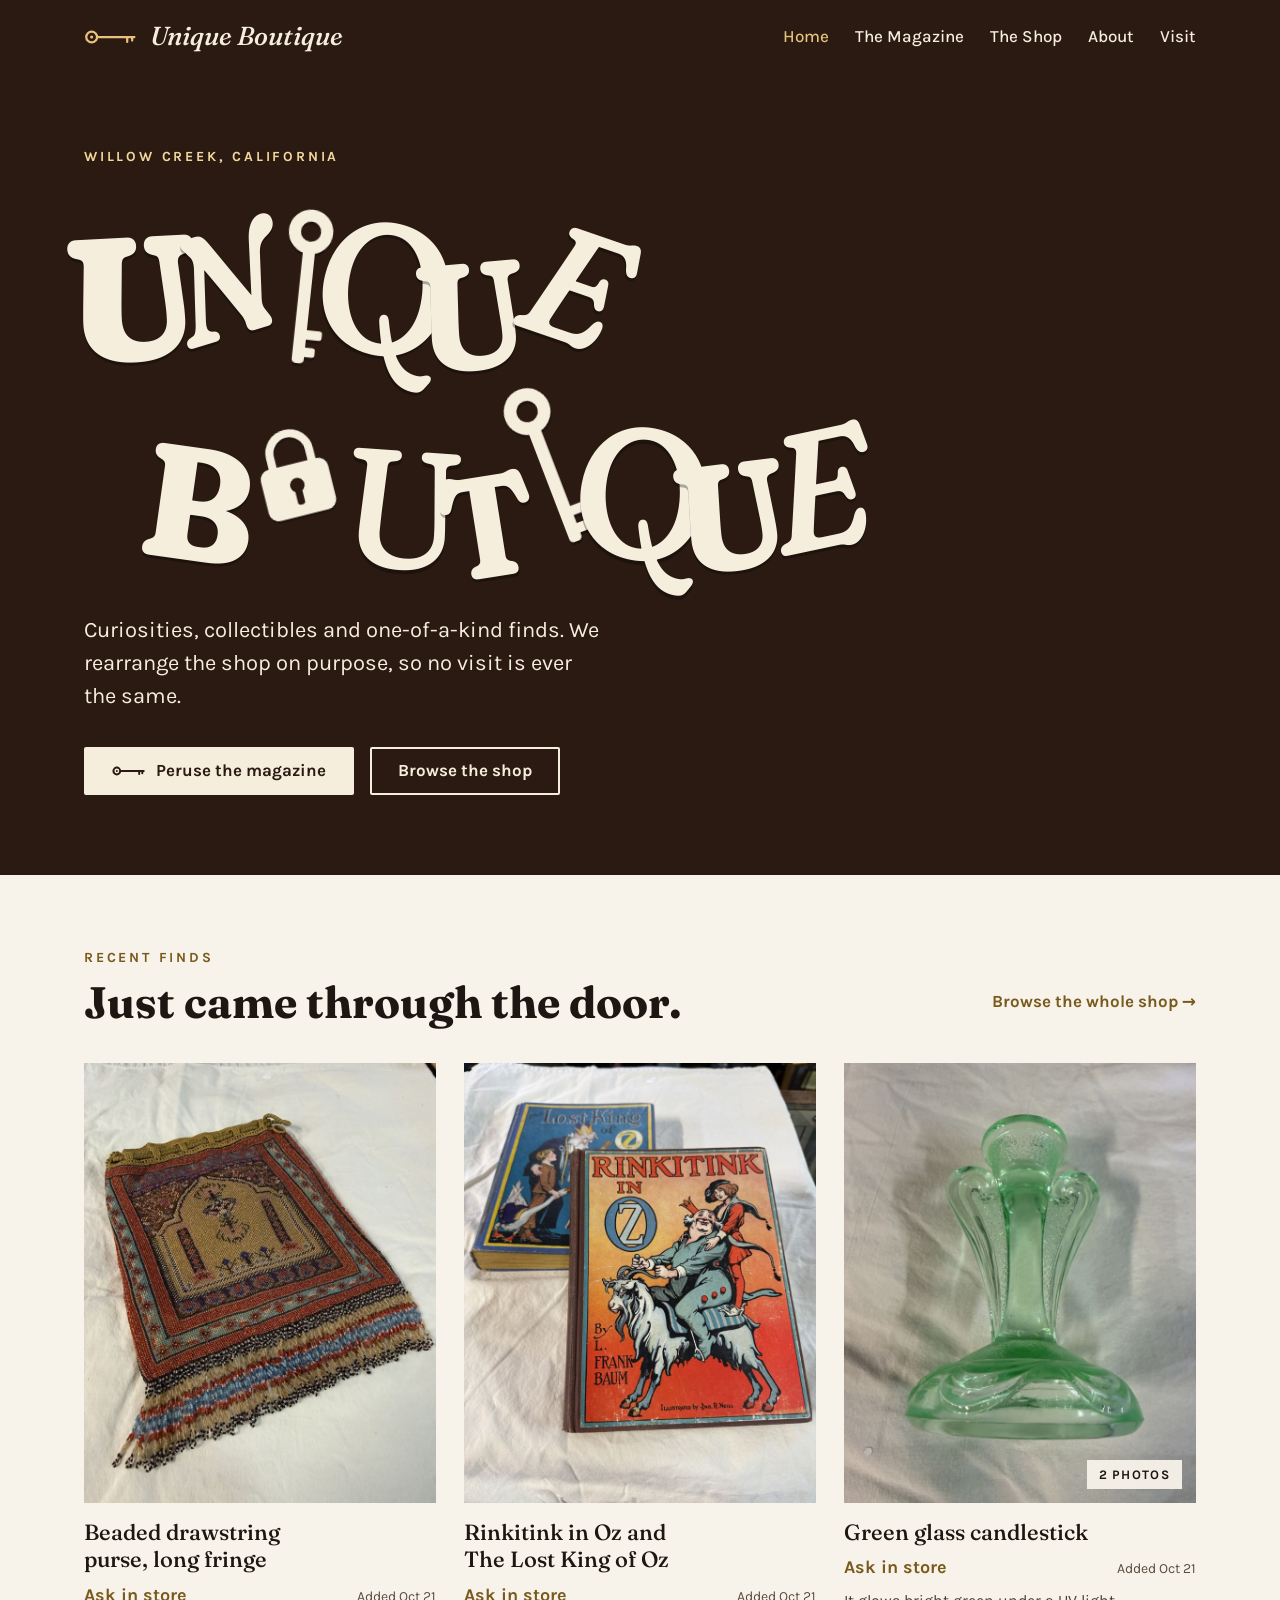
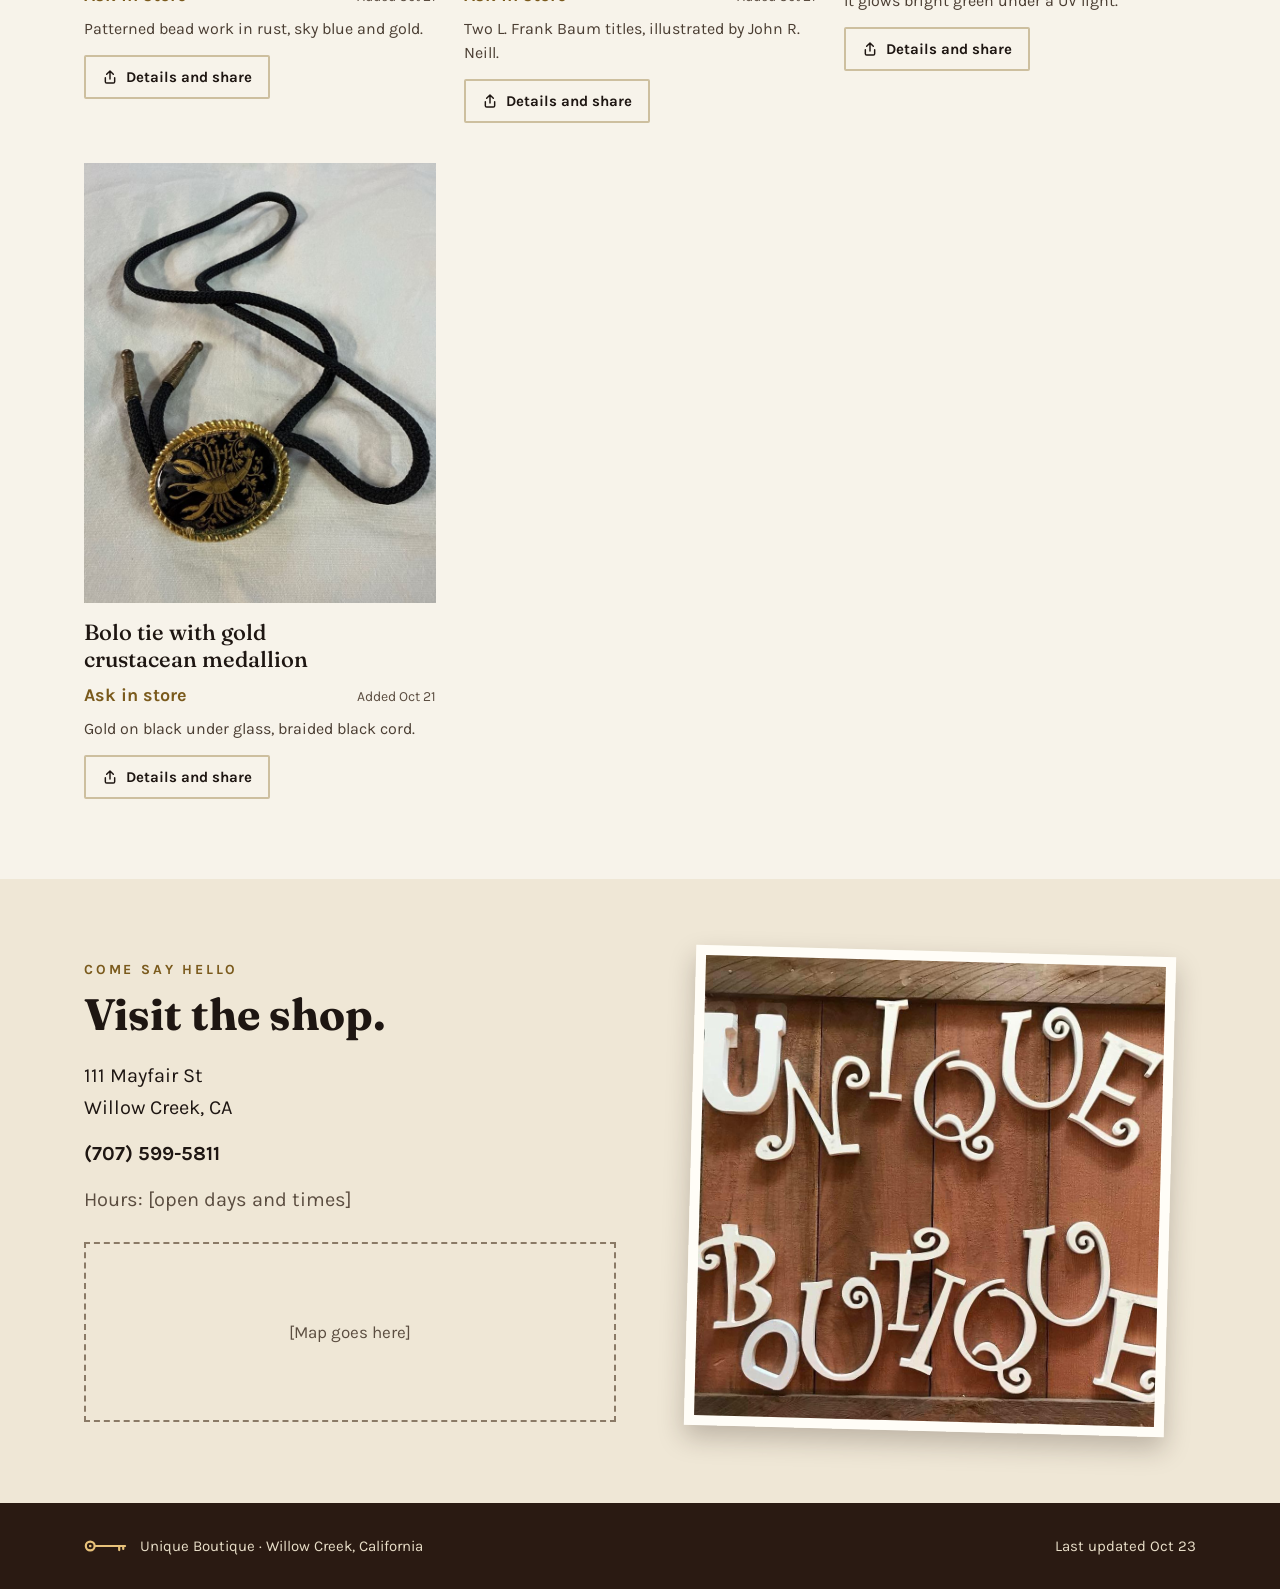
<file: index.html>
<!doctype html>
<html lang="en">
<head>
<meta charset="utf-8">
<meta name="viewport" content="width=device-width,initial-scale=1,viewport-fit=cover">
<title>Unique Boutique</title>
<link href="https://fonts.googleapis.com/css2?family=Fraunces:ital,opsz,wght,SOFT,WONK@0,9..144,100..900,0..100,0..1;1,9..144,100..900,0..100,0..1&family=Karla:wght@400;500;700&display=swap" rel="stylesheet">
<link rel="stylesheet" href="site.css">

</head>
<body>
<div id="hdr"></div>

<section class="planks">
  <div class="wrap hero">
    <div class="copy">
      <div class="eyebrow">Willow Creek, California</div>
      <h1 aria-label="Unique Boutique"><span class="row" data-q="UNIQUE" data-icons aria-hidden="true">UNIQUE</span><span class="row" data-q="BOUTIQUE" data-icons aria-hidden="true">BOUTIQUE</span></h1>
      <p class="lede">Curiosities, collectibles and one-of-a-kind finds. We rearrange the shop on purpose, so no visit is ever the same.</p>
      <div class="cta">
        <a class="btn" href="magazine.html" id="heroMag"></a>
        <a class="btn line" href="shop.html">Browse the shop</a>
      </div>
    </div>
  </div>
</section>

<section class="wrap band" style="padding-bottom:24px">
  <div class="sechead">
    <div><div class="eyebrow">Recent finds</div><h2>Just came through the door.</h2></div>
    <a class="link" href="shop.html">Browse the whole shop &rarr;</a>
  </div>
  <div class="grid" id="finds" style="margin-top:36px"></div>
</section>

<section class="sand" id="visit" style="margin-top:56px">
  <div class="wrap band visit">
    <div class="v1">
      <div class="eyebrow">Come say hello</div>
      <h2 style="margin-top:10px;font-size:clamp(32px,5vw,44px);line-height:1.1;font-weight:700">Visit the shop.</h2>
      <address id="addr"></address>
      <div class="mapbox">[Map goes here]</div>
    </div>
    <div class="v2"><img class="sign" src="img/sign.jpg" alt="The Unique Boutique sign: cream wooden letters set at jaunty angles on reclaimed wood"></div>
  </div>
</section>

<div id="ftr"></div>

<div class="veil" id="veil" hidden>
  <div class="dlg" role="dialog" aria-modal="true" aria-labelledby="dtitle">
    <button class="x" type="button" id="dclose" aria-label="Close">&times;</button>
    <div class="dl-img"><img id="dimg" alt=""><div class="thumbs" id="dthumbs"></div></div>
    <div class="dl-txt">
      <h2 id="dtitle"></h2>
      <p id="dprice" style="margin-top:10px;font-size:20px;font-weight:700"></p>
      <p id="dnote" style="margin-top:10px;color:#4a3d32"></p>
      <p id="dsold" class="muted" style="margin-top:10px" hidden>This one has sold. Ask us what else has come in.</p>
      <div style="margin-top:20px"><label for="dcap" style="font-weight:700">Facebook caption</label><textarea id="dcap" readonly></textarea></div>
      <div style="margin-top:12px;display:flex;flex-wrap:wrap;gap:12px"><button class="btn dark" type="button" id="dcopy">Copy caption</button><a class="btn line" id="dcall" href="#">Call the shop</a></div>
      <p class="muted" style="margin-top:12px;font-size:15px" id="dtel"></p>
    </div>
  </div>
</div>

<script src="site.js"></script>
<script>
UB.chrome('home');
document.getElementById('heroMag').innerHTML = UB.KEY(34, '#2a1a12', 7) + ' Peruse the magazine';
document.getElementById('addr').innerHTML = UB.esc(UB.SITE.addr1) + '<br>' + UB.esc(UB.SITE.addr2) +
  '<div style="margin-top:14px;font-weight:700">' + UB.esc(UB.SITE.phone) + '</div><div class="muted" style="margin-top:14px">Hours: ' + UB.esc(UB.SITE.hours) + '</div>';

const veil = document.getElementById('veil'); let cur = null, lastFocus = null;
function openItem(d) {
  cur = d; lastFocus = document.activeElement;
  document.getElementById('dtitle').textContent = d.title;
  document.getElementById('dprice').textContent = UB.priceText(d);
  document.getElementById('dnote').textContent = d.note || '';
  document.getElementById('dsold').hidden = d.status !== 'sold';
  document.getElementById('dcap').value = UB.caption(d);
  document.getElementById('dtel').textContent = UB.SITE.phone;
  const pics = [UB.src(d), UB.src2(d)].filter(Boolean), im = document.getElementById('dimg'), th = document.getElementById('dthumbs');
  im.src = pics[0]; im.alt = d.title; th.innerHTML = '';
  if (pics.length > 1) pics.forEach((p, i) => { const b = document.createElement('button'); b.type = 'button'; b.setAttribute('aria-label', 'Photo ' + (i + 1)); b.setAttribute('aria-current', i === 0 ? 'true' : 'false'); b.innerHTML = '<img alt="">'; b.firstChild.src = p; b.onclick = () => { im.src = p; th.querySelectorAll('button').forEach((x) => x.setAttribute('aria-current', 'false')); b.setAttribute('aria-current', 'true'); }; th.appendChild(b); });
  veil.hidden = false; document.getElementById('dclose').focus();
}
function closeItem() { veil.hidden = true; if (lastFocus) lastFocus.focus(); }
document.getElementById('dclose').onclick = closeItem;
veil.addEventListener('click', (e) => { if (e.target === veil) closeItem(); });
document.addEventListener('keydown', (e) => { if (e.key === 'Escape' && !veil.hidden) closeItem(); });
document.getElementById('dcopy').onclick = () => UB.copy(document.getElementById('dcap').value, document.getElementById('dcap'));
document.getElementById('dcall').onclick = (e) => { e.preventDefault(); UB.toast('Call ' + UB.SITE.phone); };

let docs = [];
UB.subscribe((list) => {
  docs = list;
  document.getElementById('finds').innerHTML = list.filter((d) => d.kind === 'item' && d.status !== 'sold').slice(0, 4).map((d) => UB.card(d)).join('');
});
document.addEventListener('click', (e) => { const b = e.target.closest('[data-open]'); if (!b) return; const d = docs.find((x) => x.id === b.getAttribute('data-open')); if (d) openItem(d); });
</script>
</body>
</html>
</file>
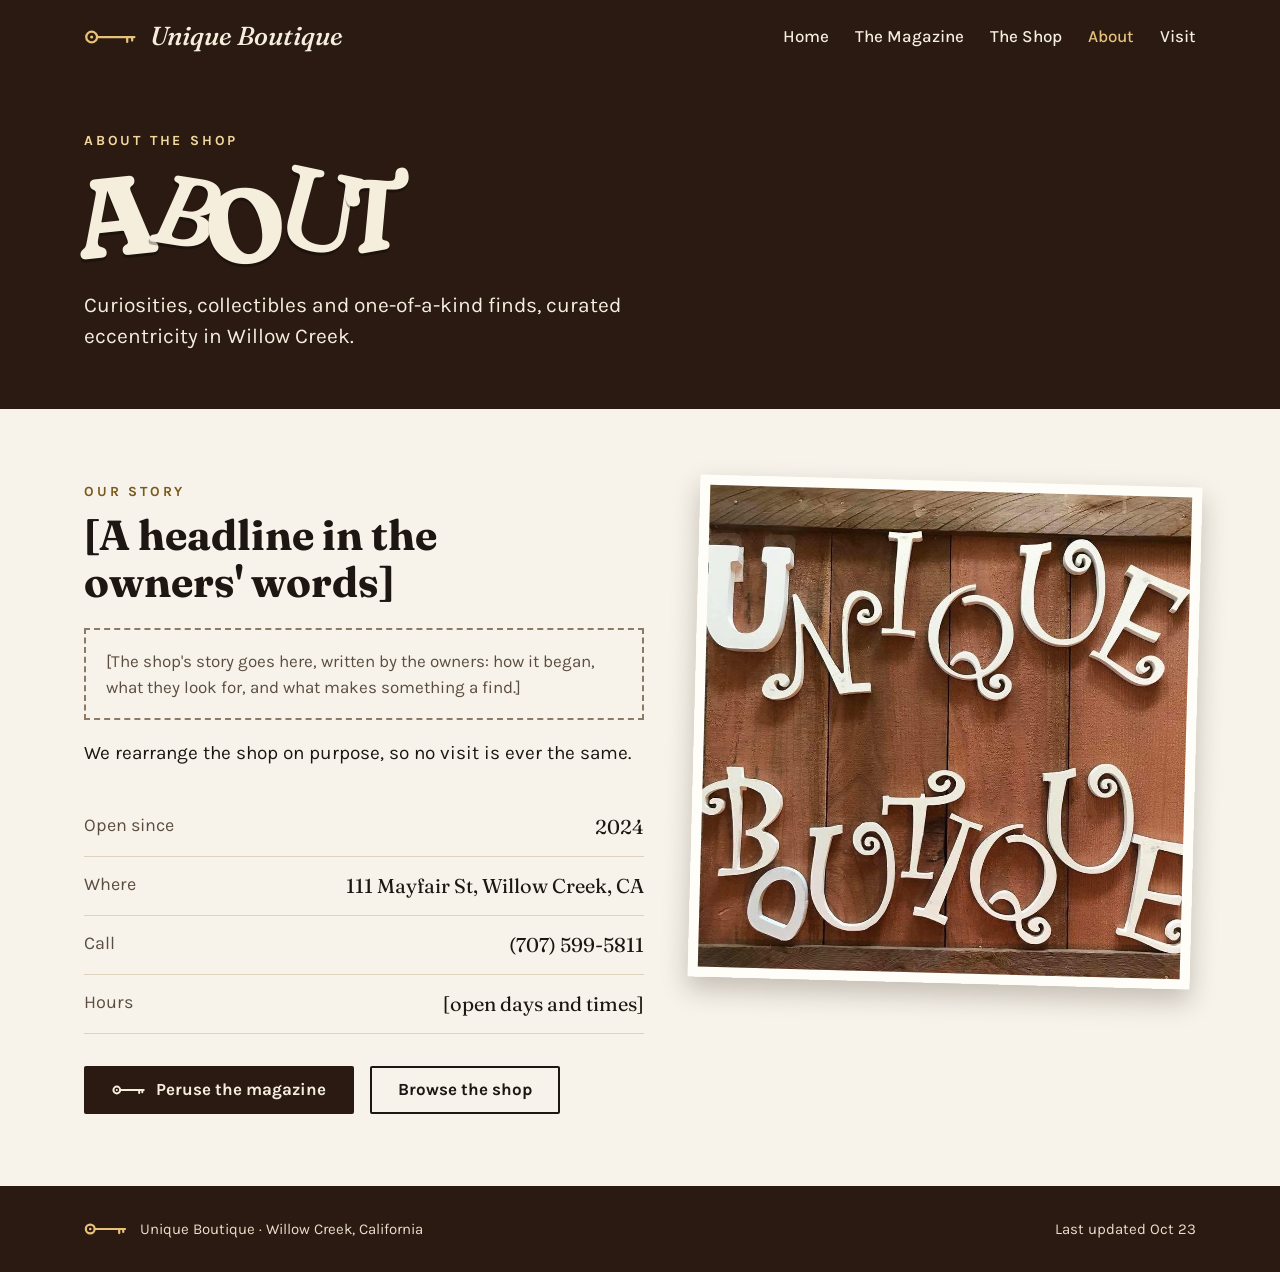
<file: about.html>
<!doctype html>
<html lang="en">
<head>
<meta charset="utf-8">
<meta name="viewport" content="width=device-width,initial-scale=1,viewport-fit=cover">
<title>About Unique Boutique</title>
<link href="https://fonts.googleapis.com/css2?family=Fraunces:ital,opsz,wght,SOFT,WONK@0,9..144,100..900,0..100,0..1;1,9..144,100..900,0..100,0..1&family=Karla:wght@400;500;700&display=swap" rel="stylesheet">
<link rel="stylesheet" href="site.css">
<style>
:root{padding-top:env(safe-area-inset-top,0px);padding-bottom:env(safe-area-inset-bottom,0px)}
.about{display:flex;flex-wrap:wrap;gap:48px;align-items:flex-start}
.about .tx{flex:1 1 420px;min-width:0}
.about .ph{flex:1 1 360px;min-width:0}
.about h2{font-size:clamp(30px,4.4vw,42px);line-height:1.12;font-weight:700}
.about p{margin-top:18px;font-size:19px;line-height:1.65;max-width:560px}
.holder{margin-top:22px;padding:18px 20px;border:2px dashed #8a7a66;color:var(--muted);font-size:17px;line-height:1.55;max-width:560px}
.facts{list-style:none;margin:28px 0 0;padding:0;display:grid;gap:0;max-width:560px}
.facts li{display:flex;justify-content:space-between;gap:16px;padding:14px 0;border-bottom:1px solid var(--line);font-size:18px}
.facts li span:first-child{color:var(--muted)}
.facts li span:last-child{font-family:var(--display);font-size:20px;text-align:right}
.about .sign{max-width:520px}
</style>
</head>
<body>
<div id="hdr"></div>

<section class="planks">
  <div class="wrap" style="padding-block:56px">
    <div class="eyebrow">About the shop</div>
    <h1 aria-label="About" style="margin-top:12px;font-size:clamp(52px,10vw,104px);line-height:1.05;font-weight:700;text-shadow:0 3px 0 rgba(0,0,0,.3)"><span data-q="ABOUT" aria-hidden="true">ABOUT</span></h1>
    <p style="margin-top:18px;font-size:21px;max-width:600px;line-height:1.5">Curiosities, collectibles and one-of-a-kind finds, curated eccentricity in Willow Creek.</p>
  </div>
</section>

<main class="wrap band">
  <div class="about">
    <div class="tx">
      <div class="eyebrow">Our story</div>
      <h2 style="margin-top:10px">[A headline in the owners' words]</h2>
      <div class="holder">[The shop's story goes here, written by the owners: how it began, what they look for, and what makes something a find.]</div>
      <p>We rearrange the shop on purpose, so no visit is ever the same.</p>
      <ul class="facts">
        <li><span>Open since</span><span>2024</span></li>
        <li><span>Where</span><span>111 Mayfair St, Willow Creek, CA</span></li>
        <li><span>Call</span><span id="tel"></span></li>
        <li><span>Hours</span><span id="hrs"></span></li>
      </ul>
      <div style="margin-top:32px;display:flex;flex-wrap:wrap;gap:16px">
        <a class="btn dark" href="magazine.html" id="mag"></a>
        <a class="btn line" href="shop.html" style="color:var(--ink)">Browse the shop</a>
      </div>
    </div>
    <div class="ph"><img class="sign" src="img/sign.jpg" alt="The Unique Boutique sign: cream wooden letters set at jaunty angles on reclaimed wood"></div>
  </div>
</main>

<div id="ftr"></div>
<script src="site.js"></script>
<script>
UB.chrome('about');
document.getElementById('tel').textContent = UB.SITE.phone;
document.getElementById('hrs').textContent = UB.SITE.hours;
document.getElementById('mag').innerHTML = UB.KEY(34, '#f5eedd', 7) + ' Peruse the magazine';
</script>
</body>
</html>
</file>
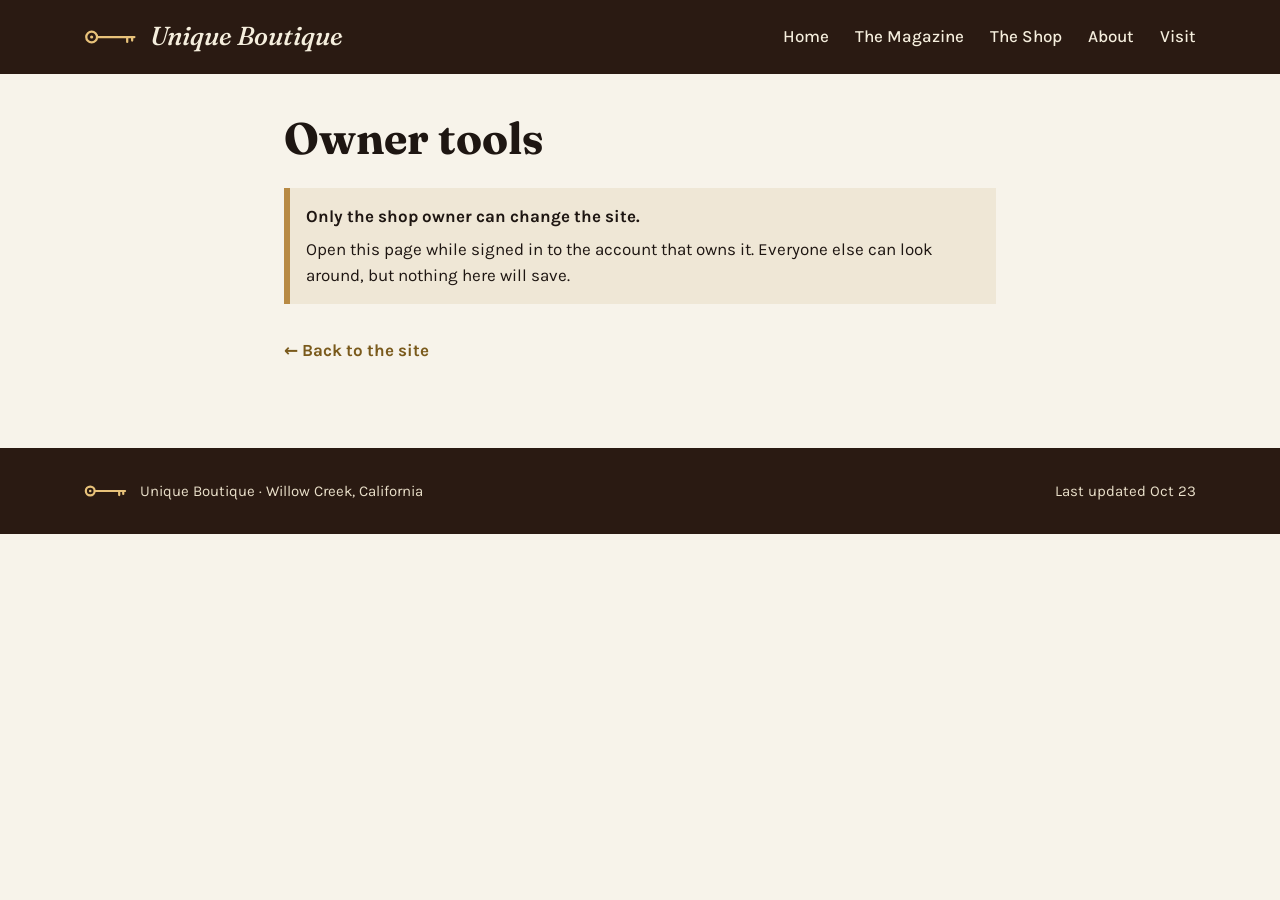
<file: owner.html>
<!doctype html>
<html lang="en">
<head>
<meta charset="utf-8">
<meta name="viewport" content="width=device-width,initial-scale=1,viewport-fit=cover">
<title>Unique Boutique Owner</title>
<link href="https://fonts.googleapis.com/css2?family=Fraunces:ital,opsz,wght,SOFT,WONK@0,9..144,100..900,0..100,0..1;1,9..144,100..900,0..100,0..1&family=Karla:wght@400;500;700&display=swap" rel="stylesheet">
<link rel="stylesheet" href="site.css">
<style>
:root{padding-top:env(safe-area-inset-top,0px);padding-bottom:env(safe-area-inset-bottom,0px)}
.own{max-width:760px;margin:0 auto;padding-block:40px 72px}
.own h1{font-size:clamp(32px,6vw,44px);line-height:1.1;font-weight:700}
.own h1:focus{outline:none}
.own .sub{margin-top:10px;font-size:19px;color:var(--ink2)}
.two{display:flex;flex-wrap:wrap;gap:20px;margin-top:32px}
.two .btn{flex:1 1 280px;min-height:96px;font-size:22px;flex-direction:column;gap:6px;background:var(--bark);color:var(--cream)}
.two .btn small{font-size:15px;font-weight:500;color:#e9dfc9}
.two .btn.alt{background:var(--brass);color:var(--bark)}
.two .btn.alt small{color:var(--bark)}
fieldset{border:0;margin:26px 0 0;padding:0}
legend,label.l{display:block;font-weight:700;font-size:18px;margin-bottom:8px}
.opts{display:flex;flex-wrap:wrap;gap:12px}
.opt{flex:1 1 220px;display:flex;align-items:center;gap:12px;min-height:56px;padding:0 16px;border:2px solid #cdbf9f;background:#fffdf7;cursor:pointer;font-weight:700}
.opt input{width:22px;height:22px;accent-color:#7a4328}
.opt:has(input:checked){border-color:var(--bark);background:var(--paper2)}
.field{margin-top:26px}
.in{width:100%;min-height:52px;padding:10px 14px;border:2px solid #cdbf9f;background:#fffdf7;color:var(--ink);font:inherit;font-size:18px}
textarea.in{min-height:110px}
.hint{margin-top:6px;font-size:15px;color:var(--muted)}
.pick{display:flex;flex-wrap:wrap;gap:16px;align-items:center}
.pick img{width:110px;height:110px;object-fit:cover;border:1px solid var(--line)}
input[type=file]{font:inherit;font-size:16px;max-width:100%}
.err{margin-top:20px;padding:12px 16px;background:#f6e1d8;border:2px solid #b4553a;color:#5c1f0f;font-weight:700}
.steps{display:flex;flex-wrap:wrap;gap:14px;margin-top:30px}
.pvwrap{margin-top:28px;display:flex;flex-wrap:wrap;gap:28px;align-items:flex-start}
.pvwrap .card{width:min(100%,320px)}
.sl{display:grid;gap:18px;margin-top:26px}
.row3{display:flex;flex-wrap:wrap;align-items:center;gap:16px;padding:14px;background:#fffdf7;border:1px solid var(--line)}
.row3 img{width:84px;height:84px;object-fit:cover;flex:none}
.row3 .tx{flex:1 1 200px;min-width:0}
.row3 .tx b{font-family:var(--display);font-size:20px;font-weight:500;line-height:1.25;display:block}
.row3 .btn{min-height:56px;font-size:18px;padding:0 24px}
.back{display:inline-block;margin-bottom:18px}
.note{margin-top:26px;padding:16px;background:var(--paper2);border-left:6px solid var(--brass-m)}
h2.s{margin-top:44px;font-size:26px;font-weight:700}
</style>
</head>
<body>
<div id="hdr"></div>
<main class="wrap own" id="app" aria-live="polite"></main>
<div id="ftr"></div>
<script src="site.js"></script>
<script>
UB.chrome('owner');
const app = document.getElementById('app');
const S = { view: 'home', kind: 'item', main: null, mainUrl: '', second: null, secondUrl: '', title: '', price: '', note: '', busy: false, err: '', last: null, confirm: '' };
let docs = [], assetsNs = null, canWrite = false, booted = false;
const E = UB.esc;

(async () => {
  await UB.ready;
  try { assetsNs = window.claude && window.claude.use ? await window.claude.use('assets') : null; } catch (e) { assetsNs = null; }
  canWrite = !!(UB.getDb() && assetsNs); booted = true; render();
})();
UB.subscribe((l) => { docs = l; if (booted && (S.view === 'home' || S.view === 'sold' || S.view === 'tidy')) render(true); });

async function shrink(file) {
  let bmp;
  try { bmp = await createImageBitmap(file, { imageOrientation: 'from-image' }); }
  catch (e) { bmp = await new Promise((res, rej) => { const i = new Image(); i.onload = () => res(i); i.onerror = rej; i.src = URL.createObjectURL(file); }); }
  const w = bmp.width || bmp.naturalWidth, h = bmp.height || bmp.naturalHeight, k = Math.min(1, 1400 / Math.max(w, h));
  const c = document.createElement('canvas'); c.width = Math.round(w * k); c.height = Math.round(h * k);
  c.getContext('2d').drawImage(bmp, 0, 0, c.width, c.height);
  return await new Promise((r) => c.toBlob(r, 'image/jpeg', 0.82));
}
const items = () => docs.filter((d) => d.kind === 'item');
const thumb = (d) => '<img src="' + E(UB.src(d)) + '" alt="">';
const priceNorm = (p) => { p = (p || '').trim(); return p && /^\d+(\.\d{1,2})?$/.test(p) ? '$' + p : p; };
const draft = () => ({ id: 'draft', kind: S.kind, title: S.kind === 'scene' ? (S.title.trim() || 'In the shop') : S.title.trim(), note: S.kind === 'item' ? S.note.trim() : '', price: S.kind === 'item' ? priceNorm(S.price) : '', status: 'available', fit: 'cover', added: new Date().toISOString(), img2: S.secondUrl });

function render(keepFocus) {
  if (!booted) { app.innerHTML = '<p class="sub">Loading the owner tools.</p>'; return; }
  let h = '';
  if (!canWrite) {
    h = '<h1 tabindex="-1">Owner tools</h1><div class="note"><b>Only the shop owner can change the site.</b><p style="margin-top:8px">Open this page while signed in to the account that owns it. Everyone else can look around, but nothing here will save.</p></div><p style="margin-top:22px"><a class="link" href="index.html">&larr; Back to the site</a></p>';
  } else if (S.view === 'home') {
    const av = items().filter((d) => d.status !== 'sold').length, so = items().filter((d) => d.status === 'sold').length, sc = docs.filter((d) => d.kind === 'scene').length;
    h = '<h1 tabindex="-1">What would you like to do?</h1><p class="sub">Two big buttons. Everything you do here shows up on the website right away.</p>' +
      '<div class="two"><button class="btn big" type="button" data-act="add">Add an Item<small>Photo, price, then a preview</small></button>' +
      '<button class="btn big alt" type="button" data-act="sold">Mark Something Sold<small>' + av + ' on the shelf</small></button></div>' +
      '<p class="hint" style="margin-top:22px;font-size:16px">' + av + ' available &middot; ' + so + ' sold &middot; ' + sc + ' scenes in the magazine</p>' +
      '<p style="margin-top:14px"><button class="link" type="button" data-act="tidy" style="background:none;border:0;cursor:pointer;font-size:17px">Remove something from the site</button></p>';
  } else if (S.view === 'add') {
    const item = S.kind === 'item';
    h = '<button class="link back" type="button" data-act="home" style="background:none;border:0;cursor:pointer;font-size:17px">&larr; Back</button><h1 tabindex="-1">Add to the site</h1>' +
      '<fieldset><legend>What is this?</legend><div class="opts"><label class="opt"><input type="radio" name="kind" value="item"' + (item ? ' checked' : '') + '> A single item</label><label class="opt"><input type="radio" name="kind" value="scene"' + (!item ? ' checked' : '') + '> A scene in the shop</label></div></fieldset>' +
      '<div class="field"><label class="l" for="f1">Photo</label><div class="pick"><input id="f1" type="file" accept="image/*" data-file="main">' + (S.mainUrl ? '<img src="' + E(S.mainUrl) + '" alt="Your photo">' : '') + '</div></div>' +
      (item ? '<div class="field"><label class="l" for="f2">A second photo (optional)</label><div class="pick"><input id="f2" type="file" accept="image/*" data-file="second">' + (S.secondUrl ? '<img src="' + E(S.secondUrl) + '" alt="Your second photo">' : '') + '</div></div>' : '') +
      '<div class="field"><label class="l" for="t">' + (item ? 'What is it called?' : 'A few words for the home page (optional)') + '</label><input class="in" id="t" data-f="title" value="' + E(S.title) + '" autocomplete="off"></div>' +
      (item ? '<div class="field"><label class="l" for="p">Price (optional)</label><input class="in" id="p" data-f="price" value="' + E(S.price) + '" inputmode="decimal" autocomplete="off"><p class="hint">Leave it blank and the site says &ldquo;Ask in store.&rdquo;</p></div>' +
        '<div class="field"><label class="l" for="n">Tell people about it (optional)</label><textarea class="in" id="n" data-f="note">' + E(S.note) + '</textarea><p class="hint">Type it, or speak it with the microphone on your keyboard.</p></div>' : '') +
      (S.err ? '<div class="err" role="alert">' + E(S.err) + '</div>' : '') +
      '<div class="steps"><button class="btn brass big" type="button" data-act="preview">See the preview</button></div>';
  } else if (S.view === 'preview') {
    const d = draft(), item = S.kind === 'item';
    h = '<h1 tabindex="-1">Here is how it will look</h1><p class="sub">Check it over. Nothing is public until you press publish.</p><div class="pvwrap">' +
      (item ? UB.card(d, { preview: true, srcOverride: S.mainUrl }) : '<div class="pgbox" style="aspect-ratio:4/5"><div class="pg"><img class="full" src="' + E(S.mainUrl) + '" alt=""></div></div>') + '</div>' +
      (S.err ? '<div class="err" role="alert">' + E(S.err) + '</div>' : '') +
      '<div class="steps"><button class="btn brass big" type="button" data-act="publish"' + (S.busy ? ' disabled' : '') + '>' + (S.busy ? 'Publishing...' : 'Looks good, publish') + '</button><button class="btn line big" type="button" data-act="edit" style="color:var(--ink)"' + (S.busy ? ' disabled' : '') + '>Go back and edit</button></div>';
  } else if (S.view === 'done') {
    const d = S.last;
    h = '<h1 tabindex="-1">Published.</h1><p class="sub">It is on the website now.</p>' +
      '<div class="field"><label class="l" for="cap">Want to post it on Facebook? Here is the caption.</label><textarea class="in" id="cap" readonly style="min-height:150px">' + E(UB.caption(d)) + '</textarea></div>' +
      '<div class="steps"><button class="btn dark big" type="button" data-act="copycap">Copy caption</button><a class="btn line big" style="color:var(--ink)" href="' + (d.kind === 'item' ? 'shop.html' : 'magazine.html') + '">See it on the site</a><button class="btn brass big" type="button" data-act="add">Add another</button></div>' +
      '<p style="margin-top:22px"><button class="link" type="button" data-act="home" style="background:none;border:0;cursor:pointer;font-size:17px">Done for now</button></p>';
  } else if (S.view === 'sold') {
    const av = items().filter((d) => d.status !== 'sold'), so = items().filter((d) => d.status === 'sold').sort((a, b) => String(b.soldAt || b.added).localeCompare(String(a.soldAt || a.added))).slice(0, 8);
    h = '<button class="link back" type="button" data-act="home" style="background:none;border:0;cursor:pointer;font-size:17px">&larr; Back</button><h1 tabindex="-1">Mark something sold</h1><p class="sub">Tap Sold next to the item. You can undo it right after.</p>' +
      (S.err ? '<div class="err" role="alert">' + E(S.err) + '</div>' : '') +
      '<div class="sl">' + (av.length ? av.map((d) => '<div class="row3">' + thumb(d) + '<div class="tx"><b>' + E(d.title) + '</b><span class="muted">' + E(UB.priceText(d)) + '</span></div><button class="btn dark" type="button" data-act="sell" data-id="' + E(d.id) + '">Sold</button></div>').join('') : '<p class="sub">Nothing is waiting on the shelf. Add an item to see it here.</p>') + '</div>' +
      (so.length ? '<h2 class="s">Recently sold</h2><div class="sl">' + so.map((d) => '<div class="row3">' + thumb(d) + '<div class="tx"><b>' + E(d.title) + '</b><span class="muted">Sold</span></div><button class="btn line" style="color:var(--ink)" type="button" data-act="unsell" data-id="' + E(d.id) + '">Put back on the shelf</button></div>').join('') + '</div>' : '');
  } else if (S.view === 'tidy') {
    h = '<button class="link back" type="button" data-act="home" style="background:none;border:0;cursor:pointer;font-size:17px">&larr; Back</button><h1 tabindex="-1">Remove something</h1><p class="sub">This takes it off the website for good. Use it for mistakes.</p>' +
      (S.err ? '<div class="err" role="alert">' + E(S.err) + '</div>' : '') +
      '<div class="sl">' + docs.map((d) => '<div class="row3">' + thumb(d) + '<div class="tx"><b>' + E(d.title) + '</b><span class="muted">' + (d.kind === 'scene' ? 'Scene in the magazine' : 'Item in the shop') + '</span></div>' +
        (S.confirm === d.id ? '<span style="display:flex;gap:10px;flex-wrap:wrap"><button class="btn dark" type="button" data-act="remove" data-id="' + E(d.id) + '">Yes, remove</button><button class="btn line" style="color:var(--ink)" type="button" data-act="keep">Keep it</button></span>' : '<button class="btn line" style="color:var(--ink)" type="button" data-act="ask" data-id="' + E(d.id) + '">Remove</button>') + '</div>').join('') + '</div>';
  }
  app.innerHTML = h;
  if (!keepFocus) { const f = app.querySelector('h1'); if (f) f.focus({ preventScroll: true }); }
}

async function dbDo(fn) {
  S.err = '';
  try { await fn(); return true; }
  catch (e) { S.err = 'That did not save' + (e && e.message ? ' (' + e.message + ')' : '') + '. Please try again.'; return false; }
}
function ref(id) { return UB.getDb().doc('items/' + id); }

app.addEventListener('input', (e) => { const f = e.target.dataset && e.target.dataset.f; if (f) S[f] = e.target.value; });
app.addEventListener('change', async (e) => {
  const t = e.target;
  if (t.name === 'kind') { S.kind = t.value; render(true); return; }
  if (t.dataset && t.dataset.file && t.files && t.files[0]) {
    const which = t.dataset.file;
    try {
      const b = await shrink(t.files[0]);
      if (which === 'main') { S.main = b; S.mainUrl = URL.createObjectURL(b); } else { S.second = b; S.secondUrl = URL.createObjectURL(b); }
      S.err = '';
    } catch (er) { S.err = 'That photo could not be read. Try a different one.'; }
    render(true);
  }
});
app.addEventListener('click', async (e) => {
  const b = e.target.closest('[data-act]'); if (!b) return;
  const act = b.dataset.act, id = b.dataset.id;
  if (act === 'home') { S.view = 'home'; S.err = ''; S.confirm = ''; render(); }
  else if (act === 'add') { Object.assign(S, { view: 'add', kind: 'item', main: null, mainUrl: '', second: null, secondUrl: '', title: '', price: '', note: '', err: '' }); render(); }
  else if (act === 'edit') { S.view = 'add'; S.err = ''; render(); }
  else if (act === 'sold' || act === 'tidy') { S.view = act; S.err = ''; S.confirm = ''; render(); }
  else if (act === 'preview') {
    if (!S.main) { S.err = 'Please choose a photo first.'; render(true); return; }
    if (S.kind === 'item' && !S.title.trim()) { S.err = 'Please give the item a name.'; render(true); return; }
    S.err = ''; S.view = 'preview'; render();
  } else if (act === 'publish') {
    S.busy = true; S.err = ''; render(true);
    try {
      const a = await assetsNs.upload(S.main, { type: 'image/jpeg' });
      const doc = draft(); delete doc.id; delete doc.img2; doc.imgId = a.id;
      if (S.kind === 'item' && S.second) { const a2 = await assetsNs.upload(S.second, { type: 'image/jpeg' }); doc.imgId2 = a2.id; }
      const r = await UB.getDb().collection('items').add(doc);
      S.last = Object.assign({ id: r.id }, doc); S.view = 'done';
    } catch (er) { S.err = 'The photo or item did not save' + (er && er.message ? ' (' + er.message + ')' : '') + '. Your work is still here. Please press publish again.'; }
    S.busy = false; render();
  } else if (act === 'copycap') { UB.copy(document.getElementById('cap').value, document.getElementById('cap')); }
  else if (act === 'sell') {
    const d = docs.find((x) => x.id === id); if (!d) return;
    if (await dbDo(() => ref(id).update({ status: 'sold', soldAt: new Date().toISOString() }))) UB.toast('Marked sold: ' + d.title, { label: 'Undo', run: async () => { await dbDo(() => ref(id).update({ status: 'available' })); render(true); } });
    render(true);
  } else if (act === 'unsell') { await dbDo(() => ref(id).update({ status: 'available' })); render(true); }
  else if (act === 'ask') { S.confirm = id; render(true); }
  else if (act === 'keep') { S.confirm = ''; render(true); }
  else if (act === 'remove') { S.confirm = ''; await dbDo(() => ref(id).delete()); render(true); }
});
</script>
</body>
</html>
</file>
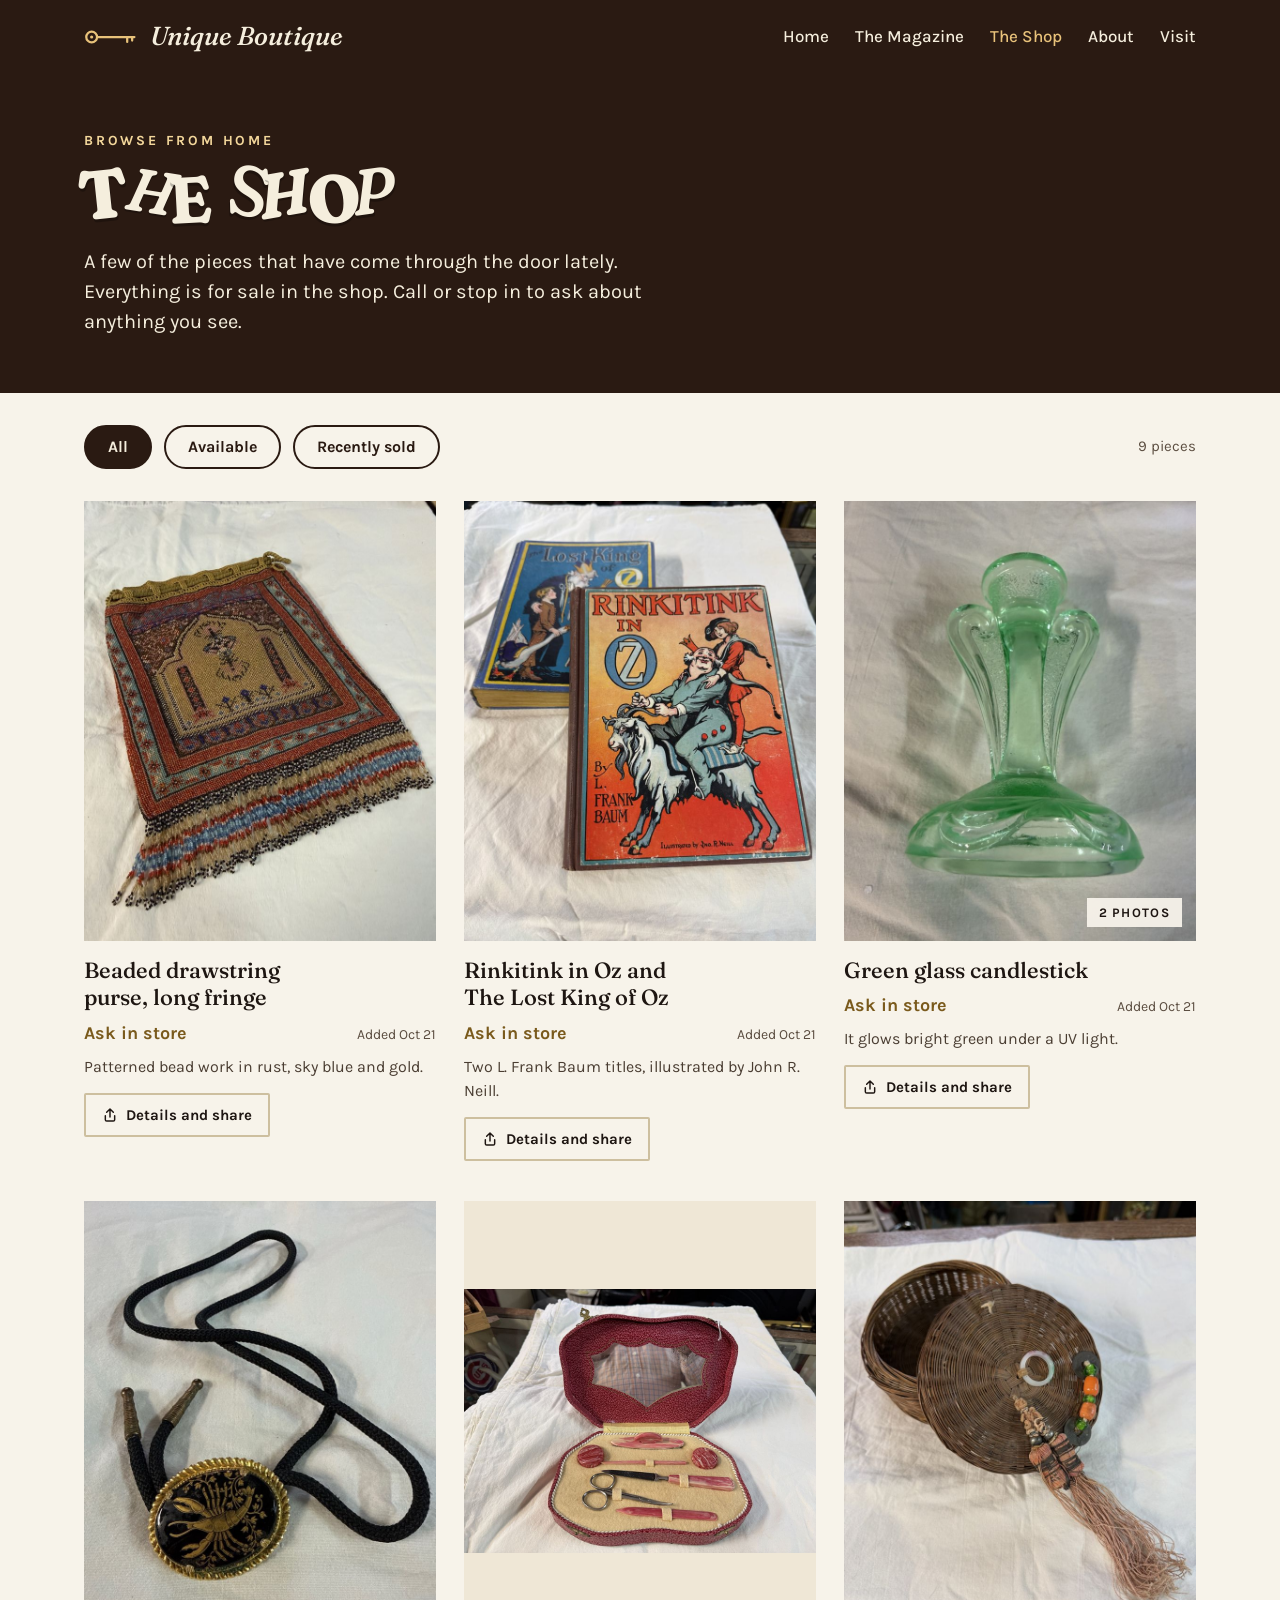
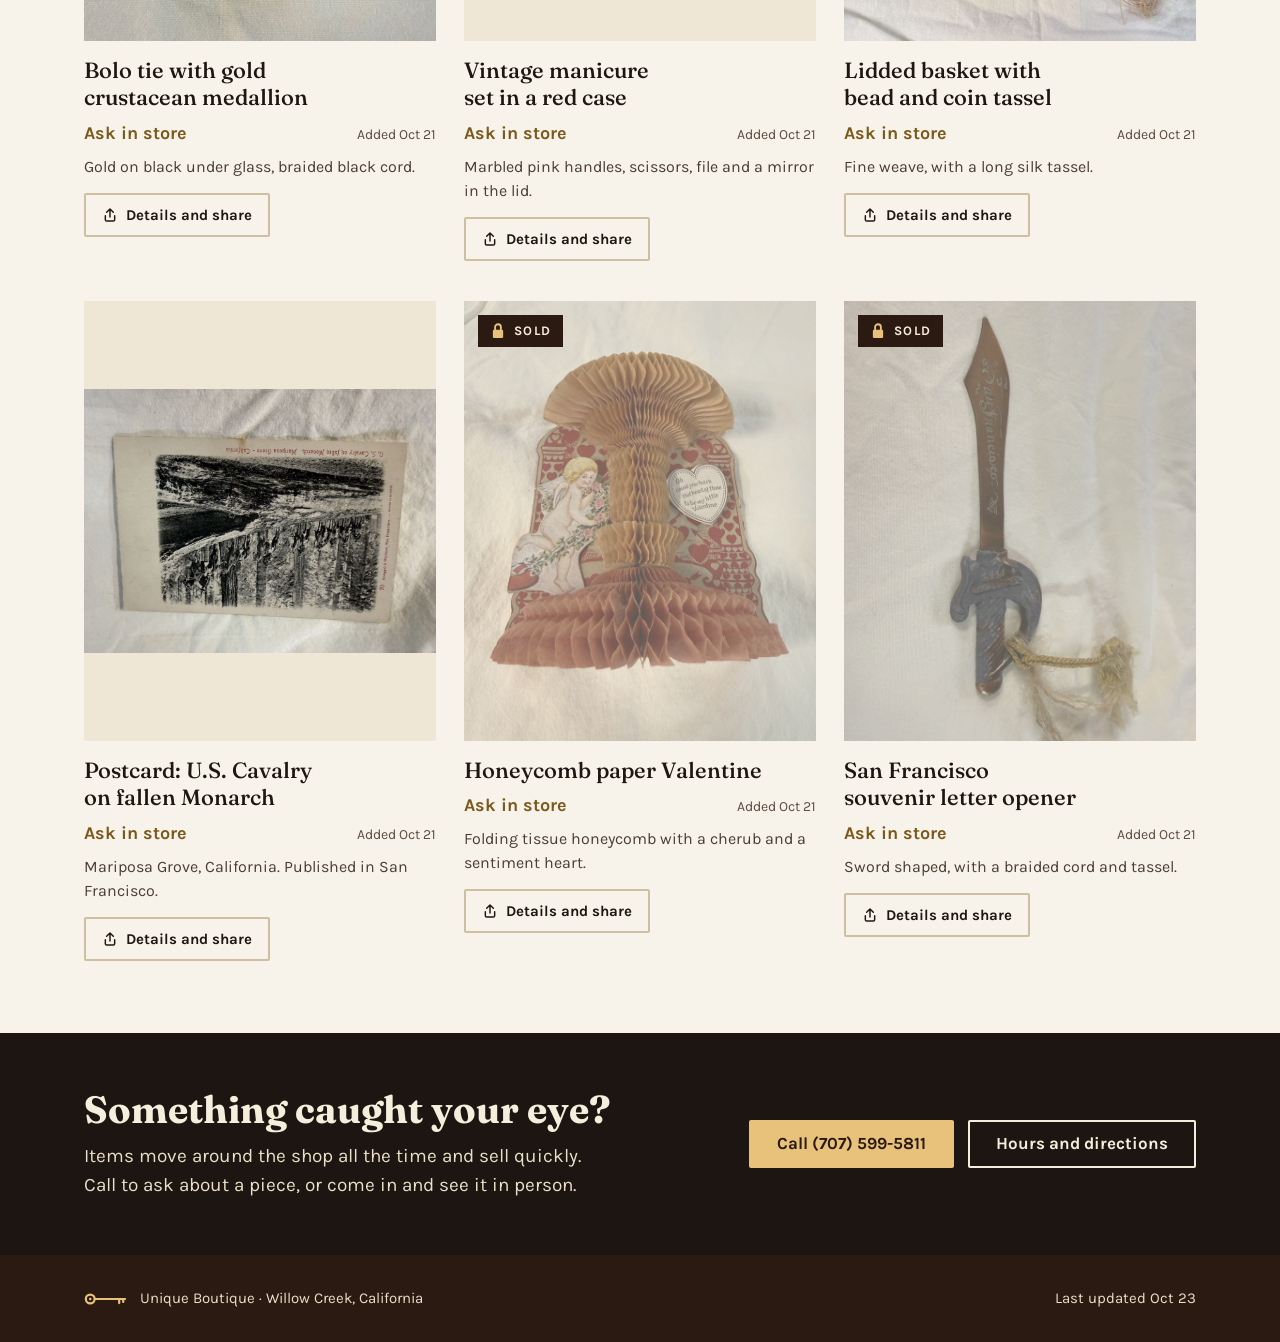
<file: shop.html>
<!doctype html>
<html lang="en">
<head>
<meta charset="utf-8">
<meta name="viewport" content="width=device-width,initial-scale=1,viewport-fit=cover">
<title>Unique Boutique Shop</title>
<link href="https://fonts.googleapis.com/css2?family=Fraunces:ital,opsz,wght,SOFT,WONK@0,9..144,100..900,0..100,0..1;1,9..144,100..900,0..100,0..1&family=Karla:wght@400;500;700&display=swap" rel="stylesheet">
<link rel="stylesheet" href="site.css">
<style>:root{padding-top:env(safe-area-inset-top,0px);padding-bottom:env(safe-area-inset-bottom,0px)}</style>
</head>
<body>
<div id="hdr"></div>

<section class="planks">
  <div class="wrap" style="padding-block:56px">
    <div class="eyebrow">Browse from home</div>
    <h1 style="margin-top:12px;font-size:clamp(44px,8vw,64px);line-height:1;font-weight:700;text-shadow:0 3px 0 rgba(0,0,0,.25)"><span data-q="THE SHOP" aria-hidden="true">THE SHOP</span><span class="sr" style="position:absolute;left:-9999px">The Shop</span></h1>
    <p style="margin-top:20px;font-size:20px;max-width:600px">A few of the pieces that have come through the door lately. Everything is for sale in the shop. Call or stop in to ask about anything you see.</p>
  </div>
</section>

<main class="wrap" style="padding-block:32px 24px">
  <div class="chips" role="group" aria-label="Filter items" id="chips">
    <button class="chip" type="button" data-f="all" aria-pressed="true">All</button>
    <button class="chip" type="button" data-f="available" aria-pressed="false">Available</button>
    <button class="chip" type="button" data-f="sold" aria-pressed="false">Recently sold</button>
    <span class="muted" id="count" style="margin-left:auto;font-size:15px"></span>
  </div>
  <div class="grid" id="grid" style="margin-top:32px"></div>
</main>

<section class="night" style="margin-top:48px">
  <div class="wrap" style="padding-block:56px;display:flex;flex-wrap:wrap;gap:24px 40px;align-items:center;justify-content:space-between">
    <div style="flex:1 1 400px;min-width:0">
      <h2 style="font-size:clamp(28px,4vw,38px);line-height:1.1;font-weight:700">Something caught your eye?</h2>
      <p style="margin-top:12px;font-size:19px;color:#e9dfc9;max-width:520px">Items move around the shop all the time and sell quickly. Call to ask about a piece, or come in and see it in person.</p>
    </div>
    <div style="display:flex;flex-wrap:wrap;gap:14px;align-items:center">
      <span class="btn brass" id="phoneBtn" style="user-select:all"></span>
      <a class="btn line" href="index.html#visit">Hours and directions</a>
    </div>
  </div>
</section>

<div id="ftr"></div>

<div class="veil" id="veil" hidden>
  <div class="dlg" role="dialog" aria-modal="true" aria-labelledby="dtitle">
    <button class="x" type="button" id="dclose" aria-label="Close">&times;</button>
    <div class="dl-img"><img id="dimg" alt=""><div class="thumbs" id="dthumbs"></div></div>
    <div class="dl-txt">
      <h2 id="dtitle"></h2>
      <p id="dprice" style="margin-top:10px;font-size:20px;font-weight:700"></p>
      <p id="dnote" style="margin-top:10px;color:#4a3d32"></p>
      <p id="dsold" class="muted" style="margin-top:10px" hidden>This one has sold. Ask us what else has come in.</p>
      <div style="margin-top:20px"><label for="dcap" style="font-weight:700">Facebook caption</label><textarea id="dcap" readonly></textarea></div>
      <div style="margin-top:12px"><button class="btn dark" type="button" id="dcopy">Copy caption</button></div>
      <p class="muted" style="margin-top:14px;font-size:15px" id="dtel"></p>
    </div>
  </div>
</div>

<script src="site.js"></script>
<script>
UB.chrome('shop');
document.getElementById('phoneBtn').textContent = 'Call ' + UB.SITE.phone;
let filter = 'all', docs = [], cur = null, lastFocus = null;
const veil = document.getElementById('veil');

function paint() {
  const items = docs.filter((d) => d.kind === 'item').filter((d) => filter === 'all' ? true : filter === 'sold' ? d.status === 'sold' : d.status !== 'sold');
  document.getElementById('grid').innerHTML = items.length ? items.map((d) => UB.card(d)).join('') : '<p class="muted" style="grid-column:1/-1;font-size:19px">Nothing here yet. Check back soon, or stop in and see what has moved.</p>';
  document.getElementById('count').textContent = items.length + (items.length === 1 ? ' piece' : ' pieces');
  document.querySelectorAll('#chips .chip').forEach((b) => b.setAttribute('aria-pressed', String(b.dataset.f === filter)));
}
UB.subscribe((l) => { docs = l; paint(); const h = location.hash.slice(1); });
document.getElementById('chips').addEventListener('click', (e) => { const b = e.target.closest('.chip'); if (b) { filter = b.dataset.f; paint(); } });

function openItem(d) {
  cur = d; lastFocus = document.activeElement;
  document.getElementById('dtitle').textContent = d.title;
  document.getElementById('dprice').textContent = UB.priceText(d);
  document.getElementById('dnote').textContent = d.note || '';
  document.getElementById('dsold').hidden = d.status !== 'sold';
  document.getElementById('dcap').value = UB.caption(d);
  document.getElementById('dtel').textContent = 'Questions? ' + UB.SITE.phone;
  const pics = [UB.src(d), UB.src2(d)].filter(Boolean), im = document.getElementById('dimg'), th = document.getElementById('dthumbs');
  im.src = pics[0]; im.alt = d.title; th.innerHTML = '';
  if (pics.length > 1) pics.forEach((p, i) => { const b = document.createElement('button'); b.type = 'button'; b.setAttribute('aria-label', 'Photo ' + (i + 1)); b.setAttribute('aria-current', i === 0 ? 'true' : 'false'); b.innerHTML = '<img alt="">'; b.firstChild.src = p; b.onclick = () => { im.src = p; th.querySelectorAll('button').forEach((x) => x.setAttribute('aria-current', 'false')); b.setAttribute('aria-current', 'true'); }; th.appendChild(b); });
  veil.hidden = false; document.getElementById('dclose').focus();
}
function closeItem() { veil.hidden = true; if (lastFocus) lastFocus.focus(); }
document.getElementById('dclose').onclick = closeItem;
veil.addEventListener('click', (e) => { if (e.target === veil) closeItem(); });
document.addEventListener('keydown', (e) => { if (e.key === 'Escape' && !veil.hidden) closeItem(); });
document.getElementById('dcopy').onclick = () => UB.copy(document.getElementById('dcap').value, document.getElementById('dcap'));
document.addEventListener('click', (e) => { const b = e.target.closest('[data-open]'); if (!b) return; const d = docs.find((x) => x.id === b.getAttribute('data-open')); if (d) openItem(d); });
</script>
</body>
</html>
</file>
<file: site.css>
/* Unique Boutique shared styles: reclaimed-wood sign colors, one brass key motif */
:root{
  --wood:#8f4f31; --plank:#6f3a22; --wood-hi:#9a573a;
  --ink:#1e1612; --ink2:#4a3d32; --muted:#5b4d40;
  --paper:#f7f3ea; --paper2:#efe7d6; --cream:#f5eedd;
  --brass:#e8c27a; --brass-d:#7a5a1c; --brass-m:#b88a44;
  --night:#1c1511; --bark:#2a1a12; --line:#dcd2bd;
  --display:'Fraunces',Georgia,'Times New Roman',serif;
  --body:'Karla',system-ui,-apple-system,'Segoe UI',sans-serif;
  color-scheme:light;
}
*{box-sizing:border-box}
html{-webkit-text-size-adjust:100%}
body{margin:0;background:var(--paper);color:var(--ink);font-family:var(--body);font-size:17px;line-height:1.5}
img{max-width:100%}
a{color:inherit}
h1,h2,h3{font-family:var(--display);margin:0;text-wrap:balance}
p{margin:0}
button{font-family:inherit}
:focus-visible{outline:3px solid var(--brass-m);outline-offset:2px}

.wrap{max-width:1160px;margin:0 auto;padding-left:max(24px,env(safe-area-inset-left,0px));padding-right:max(24px,env(safe-area-inset-right,0px))}
.band{padding-block:72px}
.planks{background:var(--bark);color:var(--cream)}
.night{background:var(--night);color:var(--cream)}
.sand{background:var(--paper2)}
.eyebrow{font-size:14px;letter-spacing:.2em;text-transform:uppercase;font-weight:700;color:var(--brass-d)}
.planks .eyebrow{color:#f3d79b}
.night .eyebrow{color:var(--brass)}
.muted{color:var(--muted)}

/* header and footer */
.hdr{background:var(--bark);color:var(--cream)}
.hdr .wrap{display:flex;flex-wrap:wrap;gap:8px 32px;align-items:center;justify-content:space-between;padding-block:12px}
.brand{display:flex;align-items:center;gap:12px;text-decoration:none;min-height:44px}
.brand span{font-family:var(--display);font-style:italic;font-weight:500;font-size:26px}
.nav{display:flex;flex-wrap:wrap;gap:0 26px;font-weight:500}
.nav a{text-decoration:none;padding:12px 0;color:var(--cream)}
.nav a:hover,.nav a[aria-current="page"]{color:var(--brass)}
.ftr{background:var(--bark);color:#e9dfc9;font-size:15px}
.ftr .wrap{display:flex;flex-wrap:wrap;gap:12px 32px;align-items:center;justify-content:space-between;padding-block:32px}
.ftr .brandline{display:flex;align-items:center;gap:12px}

/* buttons */
.btn{display:inline-flex;align-items:center;justify-content:center;gap:10px;min-height:48px;padding:0 26px;border:2px solid transparent;border-radius:2px;font-weight:700;font-size:17px;text-decoration:none;cursor:pointer;background:var(--cream);color:var(--bark)}
.btn:hover{filter:brightness(1.07)}
.btn.brass{background:var(--brass);color:var(--bark)}
.btn.dark{background:var(--bark);color:var(--cream)}
.btn.line{background:transparent;border-color:currentColor;color:inherit}
.btn.big{min-height:64px;font-size:20px;padding:0 34px}
.btn[disabled]{opacity:.4;cursor:default}
.ghost{min-height:44px;padding:0 16px;background:transparent;border:2px solid #cdbf9f;border-radius:2px;font-weight:700;font-size:15px;color:var(--ink);cursor:pointer;display:inline-flex;align-items:center;gap:8px}
.ghost:hover{background:var(--paper2)}
.link{font-weight:700;color:var(--brass-d);text-decoration:none;padding:12px 0;display:inline-block}
.link:hover{text-decoration:underline}

/* hero */
.hero{display:flex;flex-wrap:wrap;gap:48px;align-items:center;padding-block:72px 80px}
.hero .copy{flex:1 1 440px;min-width:0}
.hero h1{margin-top:20px;font-weight:700;font-size:clamp(50px,12.5vw,152px);line-height:1.04;text-shadow:0 3px 0 rgba(0,0,0,.3)}
.hero h1 .row{display:block;white-space:nowrap}
.hero h1 .row+.row{margin-top:.06em;margin-left:clamp(10px,5vw,64px)}
.q{display:inline-block;margin-inline:-.03em;transform-origin:50% 72%;line-height:1}
.q.sp{width:.34em}
.q.ic svg{filter:drop-shadow(0 3px 0 rgba(0,0,0,.3))}
.hero .lede{margin-top:30px;font-size:22px;line-height:1.5;max-width:520px}
.hero .cta{margin-top:34px;display:flex;flex-wrap:wrap;gap:16px}
.keyhole{flex:0 0 330px;max-width:100%;position:relative;margin:0 auto}
.keyhole svg.kh{display:block;width:100%;max-width:330px;height:auto;filter:drop-shadow(0 18px 24px rgba(0,0,0,.4))}
.keyhole .floatkey{position:absolute;right:-10px;bottom:34px;width:150px;height:auto;transform:rotate(-24deg);filter:drop-shadow(0 4px 4px rgba(0,0,0,.4))}

/* sections */
.sechead{display:flex;flex-wrap:wrap;gap:12px 32px;align-items:flex-end;justify-content:space-between}
.sechead h2{margin-top:10px;font-size:clamp(32px,5vw,44px);line-height:1.1;font-weight:700}
.scenes{margin-top:36px;display:flex;flex-wrap:wrap;gap:28px}
.scene{margin:0;flex:1 1 280px;min-width:0}
.scene a{display:block;text-decoration:none}
.polaroid{aspect-ratio:4/5;max-width:100%;background:var(--paper2);overflow:hidden;border:10px solid #fffdf7;box-shadow:0 10px 22px rgba(42,26,18,.2)}
.polaroid img{width:100%;height:100%;object-fit:cover;display:block}
.scene figcaption{margin-top:14px;font-family:var(--display);font-style:italic;font-size:20px;color:#3d2c20}
.tease{display:flex;flex-wrap:wrap;gap:48px;align-items:center}
.tease .t1{flex:1 1 400px;min-width:0}
.tease h2{margin-top:12px;font-size:clamp(34px,5vw,48px);line-height:1.08;font-weight:700}
.tease .t2{flex:1 1 400px;min-width:0;display:flex;justify-content:center}
.minibook{display:flex;width:100%;max-width:520px;box-shadow:0 26px 50px rgba(0,0,0,.55);text-decoration:none}
.minibook div{flex:1 1 0;aspect-ratio:3/4;background:var(--paper);overflow:hidden}
.minibook div+div{border-left:2px solid rgba(0,0,0,.3)}
.minibook img{width:100%;height:100%;object-fit:cover;display:block}
.visit{display:flex;flex-wrap:wrap;gap:48px;align-items:center}
.visit .v1{flex:1 1 360px;min-width:0}
.visit .v2{flex:1 1 360px;min-width:0}
.visit address{font-style:normal;font-size:20px;line-height:1.6;margin-top:22px}
.mapbox{margin-top:26px;min-height:180px;border:2px dashed #8a7a66;display:flex;align-items:center;justify-content:center;text-align:center;padding:16px;color:var(--muted)}
.sign{display:block;width:100%;max-width:480px;margin:0 auto;border:10px solid #fffdf7;box-shadow:0 12px 26px rgba(42,26,18,.25);transform:rotate(1.5deg)}

/* shop grid and cards */
.grid{display:grid;grid-template-columns:repeat(auto-fill,minmax(min(100%,270px),1fr));gap:40px 28px}
.card{display:flex;flex-direction:column;min-width:0}
.card .ph{position:relative;display:block;width:100%;padding:0;border:0;background:var(--paper2);aspect-ratio:4/5;overflow:hidden;cursor:pointer}
.card .ph img{width:100%;height:100%;object-fit:cover;display:block}
.card .ph img.contain{object-fit:contain}
.card.sold .ph img{opacity:.6}
.card h2{margin-top:16px;font-weight:500;font-size:22px;line-height:1.25}
.card .row{margin-top:8px;display:flex;align-items:baseline;justify-content:space-between;gap:12px}
.card .price{font-size:18px;font-weight:700}
.card .price.ask{color:var(--brass-d)}
.card .note{margin-top:8px;font-size:16px;color:var(--ink2)}
.card .acts{margin-top:14px;display:flex;gap:10px;flex-wrap:wrap}
.badge{position:absolute;display:inline-flex;align-items:center;gap:8px;padding:7px 12px;font-weight:700;font-size:13px;letter-spacing:.1em;text-transform:uppercase}
.badge.sold{top:14px;left:14px;background:var(--bark);color:var(--cream)}
.badge.two{bottom:14px;right:14px;background:rgba(247,243,234,.95);color:var(--ink)}
.chips{display:flex;flex-wrap:wrap;gap:12px;align-items:center}
.chip{min-height:44px;padding:0 22px;border:2px solid var(--bark);border-radius:999px;background:transparent;color:var(--bark);font-weight:700;font-size:16px;cursor:pointer}
.chip[aria-pressed="true"]{background:var(--bark);color:var(--cream)}

/* dialog */
.veil{position:fixed;inset:0;background:rgba(28,21,17,.72);display:flex;align-items:flex-start;justify-content:center;overflow:auto;z-index:30;padding:max(20px,env(safe-area-inset-top,0px)) max(16px,env(safe-area-inset-right,0px)) 20px max(16px,env(safe-area-inset-left,0px))}
.veil[hidden]{display:none}
.dlg{background:var(--paper);max-width:860px;width:100%;margin:auto;display:flex;flex-wrap:wrap;position:relative}
.dlg .dl-img{flex:1 1 320px;min-width:0;background:var(--paper2)}
.dlg .dl-img img{width:100%;display:block;max-height:70vh;object-fit:contain;background:var(--paper2)}
.dlg .thumbs{display:flex;gap:8px;padding:8px}
.dlg .thumbs button{padding:0;border:2px solid transparent;width:64px;height:64px;background:none;cursor:pointer}
.dlg .thumbs button[aria-current="true"]{border-color:var(--brass-m)}
.dlg .thumbs img{width:100%;height:100%;object-fit:cover;display:block}
.dlg .dl-txt{flex:1 1 320px;min-width:0;padding:28px}
.dlg h2{font-size:30px;line-height:1.15;font-weight:700}
.dlg textarea{width:100%;min-height:150px;margin-top:8px;padding:12px;border:2px solid #cdbf9f;background:#fffdf7;color:var(--ink);font:inherit;font-size:15px}
.dlg .x{position:absolute;top:8px;right:8px;width:44px;height:44px;border:0;background:rgba(247,243,234,.92);font-size:26px;line-height:1;cursor:pointer;color:var(--ink)}

/* magazine / photo pages (also used for owner preview) */
.pgbox{position:relative;aspect-ratio:3/4;max-width:360px;width:100%;overflow:hidden;background:var(--paper);container-type:inline-size;box-shadow:0 12px 26px rgba(42,26,18,.25)}
.pg{position:absolute;inset:0;overflow:hidden;background:var(--paper);color:var(--ink);container-type:inline-size}
.pg>img.full{position:absolute;inset:0;width:100%;height:100%;object-fit:cover;display:block}
.cap{position:absolute;left:0;right:0;bottom:0;background:rgba(247,243,234,.95);padding:3.2cqw 4.4cqw;border-top:.8cqw solid var(--brass-m);display:flex;align-items:center;justify-content:space-between;gap:3cqw}
.cap b{font-family:var(--display);font-style:italic;font-weight:500;font-size:max(15px,4.2cqw);line-height:1.25}
.cap span{font-size:max(11px,2.4cqw);letter-spacing:.14em;text-transform:uppercase;font-weight:700;color:var(--brass-d);white-space:nowrap}
.toast{position:fixed;left:50%;bottom:max(20px,env(safe-area-inset-bottom,0px));transform:translateX(-50%);background:var(--bark);color:var(--cream);padding:12px 18px;display:flex;align-items:center;gap:16px;z-index:40;max-width:calc(100% - 32px);box-shadow:0 10px 30px rgba(0,0,0,.4)}
.toast[hidden]{display:none}
.toast button{background:none;border:0;color:var(--brass);font-weight:700;font-size:16px;cursor:pointer;min-height:44px;padding:0 6px}

@media (prefers-reduced-motion:reduce){*{transition-duration:.01ms!important;animation-duration:.01ms!important}}
@media (max-width:600px){.band{padding-block:48px}.hero{padding-block:48px 56px}.keyhole .floatkey{right:0}}
</file>
